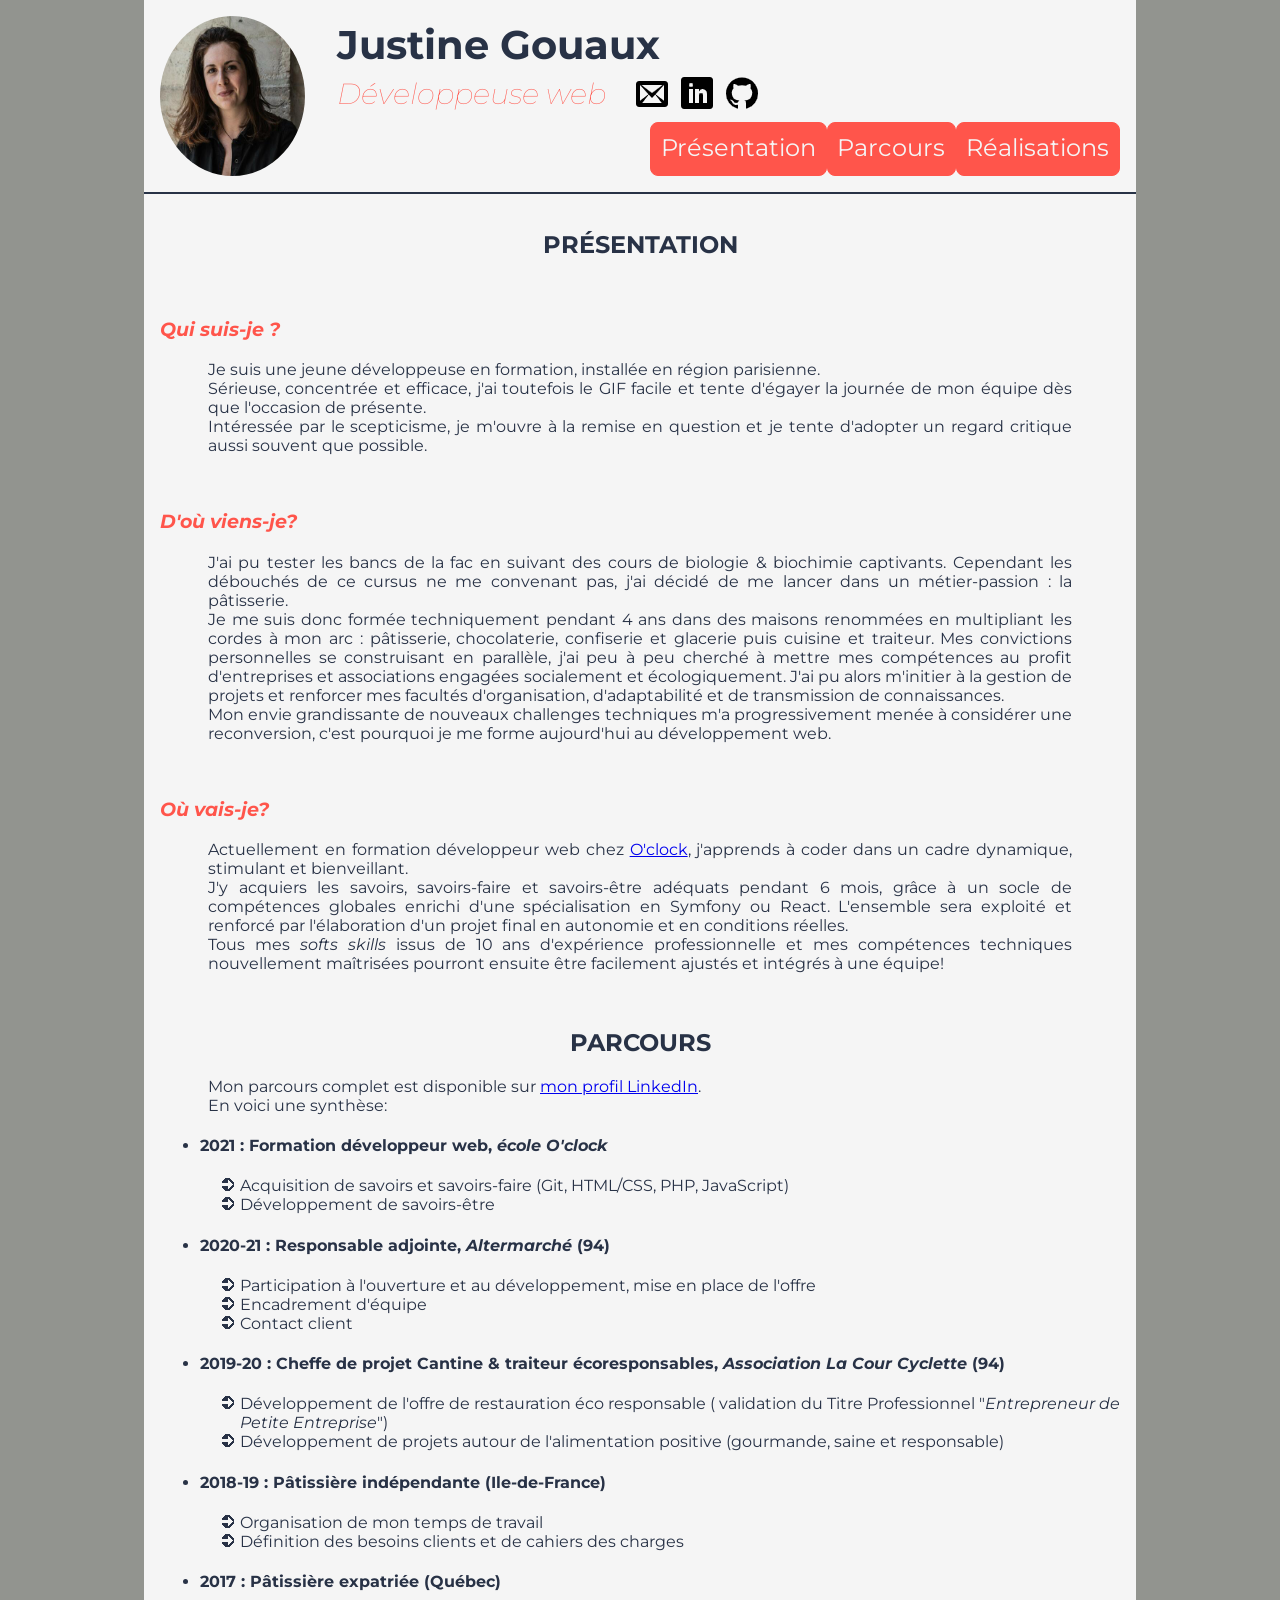
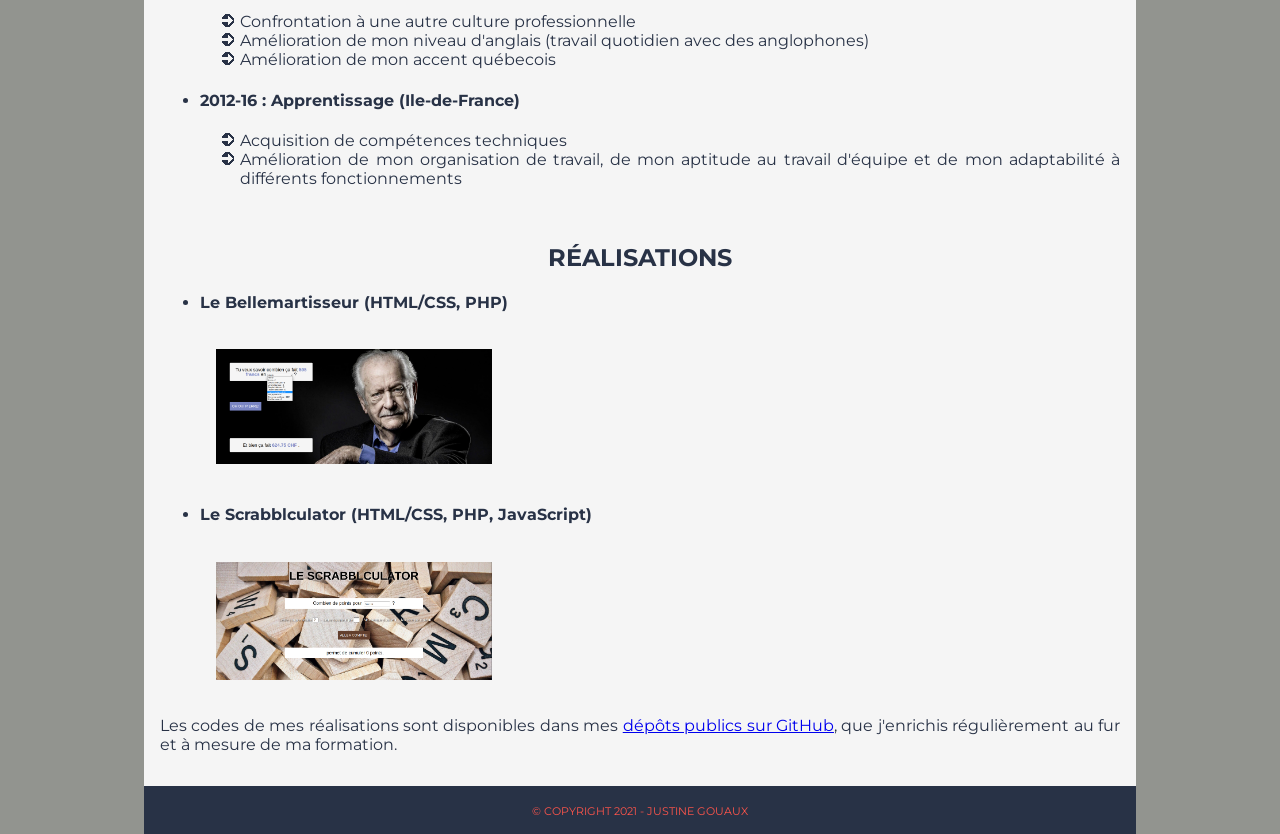
<file: index.html>
<!DOCTYPE html>
<html lang="fr">
<head>
    <meta charset="UTF-8">
    <meta http-equiv="X-UA-Compatible" content="IE=edge">
    <meta name="viewport" content="width=device-width, initial-scale=1.0">
    <title>Présentation Justine Gouaux</title>

    <link rel="preconnect" href="https://fonts.googleapis.com">
    <link rel="preconnect" href="https://fonts.gstatic.com" crossorigin>
    <link href="https://fonts.googleapis.com/css2?family=Montserrat:ital,wght@0,200;0,400;0,700;0,900;1,200;1,400;1,700&family=Open+Sans:ital,wght@0,300;0,400;0,700;1,300;1,400;1,700&display=swap" rel="stylesheet">
    <link rel="stylesheet" href="./style.css">

</head>

<body>
    <header class="twoColContainer">
        <div class="profilPicture">
            <img src="./images/profil.jpg" alt="Photo de profil">
        </div>

        <div class="gridParent">
            <h1 class="gridDiv1">
                Justine Gouaux
            </h1>
            
            <div class="gridDiv2">
                <p>
                    Développeuse web
                </p>
                <ul class="rowMenu">
                    <li><a href="mailto:justine.gouaux93@gmail.com"><img src="./images/icones/envelop.png" alt="Mail"></a></li>
                    <li><a href="https://www.linkedin.com/in/justine-gouaux-03380491/"><img src="./images/icones/linkedin.png" alt="LinkedIn"></a></li>
                    <li><a href="https://github.com/Justine-Gouaux"><img src="./images/icones/github.png" alt="GitHub"></a></li>
                    <!-- Version anglaise de la page à venir
                        <li><a href="./indexEN.html"><img src="../images/icones/sphere.png" alt="Version anglaise"></a></li> 
                    -->
                </ul>
            </div>
            
            <nav class="gridDiv3 container">
                <ul class="rowMenu dropdown">
                    <li>
                        <div>
                            <a href="#presentation" class="">Présentation</a>
                        </div>
                                <ul>
                                    <li><a href="#qsj">Qui suis-je?</a></li>
                                    <li><a  href="#dvj">D'où viens-je?</a></li>
                                    <li><a  href="#ovj">Où vais-je?</a></li>
                                </ul>
                    </li>
                    <li> 
                        <a href="#parcours">Parcours</a>
                    </li>
                    <li>
                        <a href="#realisation">Réalisations</a>
                    </li>
                </ul>
            </nav>
        </div>
    </header>

    <main>
        <h2 id="presentation">
            Présentation
        </h2>

        <div class="anchor">
        <a id="qsj">&nbsp;</a>
        <h3>Qui suis-je ?</h3>
        </div>
        <p>
            Je suis une jeune développeuse en formation, installée en région parisienne.<br>
            Sérieuse, concentrée et efficace, j'ai toutefois le GIF facile et tente d'égayer la journée de mon équipe dès que l'occasion de présente.<br>
            Intéressée par le scepticisme, je m'ouvre à la remise en question et je tente d'adopter un regard critique aussi souvent que possible.
        </p>

        <div class="anchor">
        <a id="dvj">&nbsp;</a>
        <h3>D'où viens-je?</h3>
        </div>
        <p>
            J'ai pu tester les bancs de la fac en suivant des cours de biologie &#38; biochimie captivants. Cependant les débouchés de ce cursus ne me convenant pas, j'ai décidé de me lancer dans un métier-passion : la pâtisserie.<br> 
            Je me suis donc formée techniquement pendant 4 ans dans des maisons renommées en multipliant les cordes à mon arc : pâtisserie, chocolaterie, confiserie et glacerie puis cuisine et traiteur. Mes convictions personnelles se construisant en parallèle, j'ai peu à peu cherché à mettre mes compétences au profit d'entreprises et associations engagées socialement et écologiquement. J'ai pu alors m'initier à la gestion de projets et renforcer mes facultés d'organisation, d'adaptabilité et de transmission de connaissances.<br>
            Mon envie grandissante de nouveaux challenges techniques m'a progressivement menée à considérer une reconversion, c'est pourquoi je me forme aujourd'hui au développement web.
        </p>

        <div class="anchor">
        <a id="ovj">&nbsp;</a>
        <h3>Où vais-je?</h3>
        </div>
        <p>
            Actuellement en formation développeur web chez <a href= "https://oclock.io/">O'clock</a>, j'apprends à coder dans un cadre dynamique, stimulant et bienveillant.<br>
            J'y acquiers les savoirs, savoirs-faire et  savoirs-être adéquats pendant 6 mois, grâce à un socle de compétences globales enrichi d'une spécialisation en Symfony ou React. L'ensemble sera exploité et renforcé par l'élaboration d'un projet final en autonomie et en conditions réelles.<br>
            Tous mes <span class="italic">softs skills</span> issus de 10 ans d'expérience professionnelle et mes compétences techniques nouvellement maîtrisées pourront ensuite être facilement ajustés et intégrés à une équipe!
        </p>
        
        <div class="anchor">
        <a id="parcours">&nbsp;</a>
        <h2>
            Parcours
        </h2>
        <div>
            <p>
                Mon parcours complet est disponible sur <a class="visible" href="https://www.linkedin.com/in/justine-gouaux-03380491/">mon profil LinkedIn</a>. <br>
                En voici une synthèse:
                <ul>
                    <li>
                        <h4>2021 : Formation développeur web, <span class="italic">école O'clock</span></h4>
                        <ul>
                            <li>Acquisition de savoirs et savoirs-faire (Git, HTML/CSS, PHP, JavaScript) </li>
                            <li>Développement de savoirs-être</li>
                        </ul>
                    </li>
                    <li>
                        <h4>2020-21 : Responsable adjointe, <span class="italic">Altermarché</span> (94)</h4>
                        <ul>
                            <li>
                                Participation à l'ouverture et au développement, mise en place de l'offre 
                            </li>
                            <li>
                                Encadrement d'équipe
                            </li>
                            <li>
                                Contact client
                            </li>
                        </ul> 
                    </li>
                    <li>
                        <h4>2019-20 : Cheffe de projet Cantine &#38; traiteur écoresponsables, <span class="italic">Association La Cour Cyclette</span> (94)</h4>
                        <ul>
                            <li> 
                                Développement de l'offre de restauration éco responsable ( validation du Titre Professionnel "<span class="italic">Entrepreneur de Petite Entreprise</span>")
                            </li>
                            <li> 
                                Développement de projets autour de l'alimentation positive (gourmande, saine et responsable) 
                            </li>                           
                        </ul>

                    </li>
                    <li>
                        <h4>2018-19 : Pâtissière indépendante (Ile-de-France)</h4>
                        <ul>
                            <li>
                                Organisation de mon temps de travail
                            </li>
                            <li>
                                Définition des besoins clients et de cahiers des charges
                            </li>
                        </ul>
                </li>
                    <li>
                        <h4>2017 : Pâtissière expatriée (Québec)</h4>
                        <ul>
                            <li>
                                Confrontation à une autre culture professionnelle
                            <li>
                                Amélioration de mon niveau d'anglais (travail quotidien avec des anglophones)
                            </li>
                            </li>
                            <li>
                                Amélioration de mon accent québecois
                            </li>
                        </ul>

                    </li>
                    <li>
                        <h4>2012-16 : Apprentissage (Ile-de-France)</h4>
                        <ul>
                            <li>
                                Acquisition de compétences techniques
                            </li>
                            <li>
                                Amélioration de mon organisation de travail, de mon aptitude au travail d'équipe et de mon adaptabilité à différents fonctionnements 
                            </li>
                        </ul>
                    </li>
                </ul>
            </p>

        <div class="anchor">
        <a id="realisation">&nbsp;</a>
        <h2> 
            Réalisations
        </h2>
        <div>
            <p>
                <ul>
                    <li>
                        <h4>Le Bellemartisseur (HTML/CSS, PHP)</h4>
                        <a class="visible" href="./images/Bellemaretisseur.png" ><img src="./images/Bellemaretisseur.png" alt="Capture d'écran du Bellemartisseur"></a>
                    </li>
                    <li>
                        <h4>Le Scrabblculator (HTML/CSS, PHP, JavaScript)</h4>
                        <a class="visible" href="./images/Scrabblculator.png"><img src="./images/Scrabblculator.png" alt="Capture d'écran du Scrabblculator"></a>
                    </li>
                </ul>
            Les codes de mes réalisations sont disponibles dans mes <a class="visible" href="https://github.com/Justine-Gouaux?tab=repositories">dépôts publics sur GitHub</a>, que j'enrichis régulièrement au fur et à mesure de ma formation.
            </p>
        </div>
    </main>

    <footer>
        <small>&#169; Copyright 2021 - Justine GOUAUX</small>
    </footer>
    
</body>
</html>
</file>
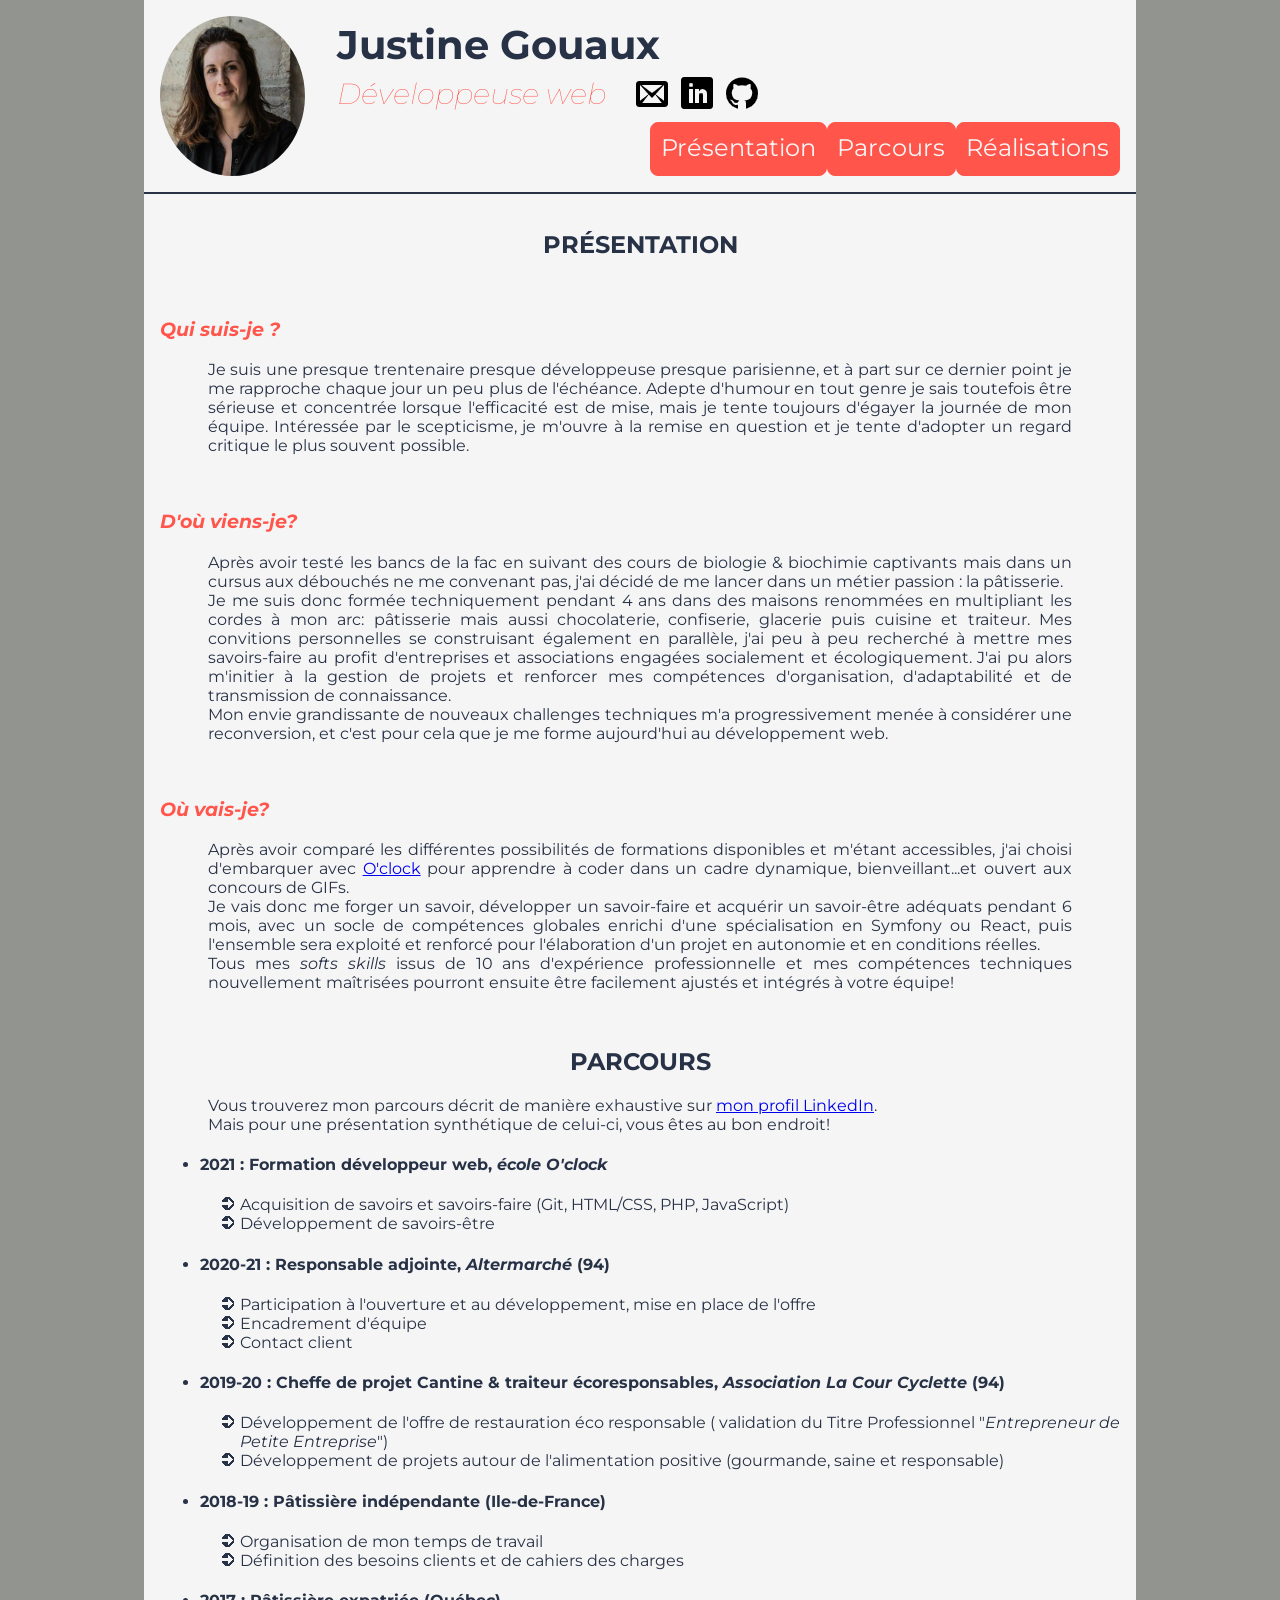
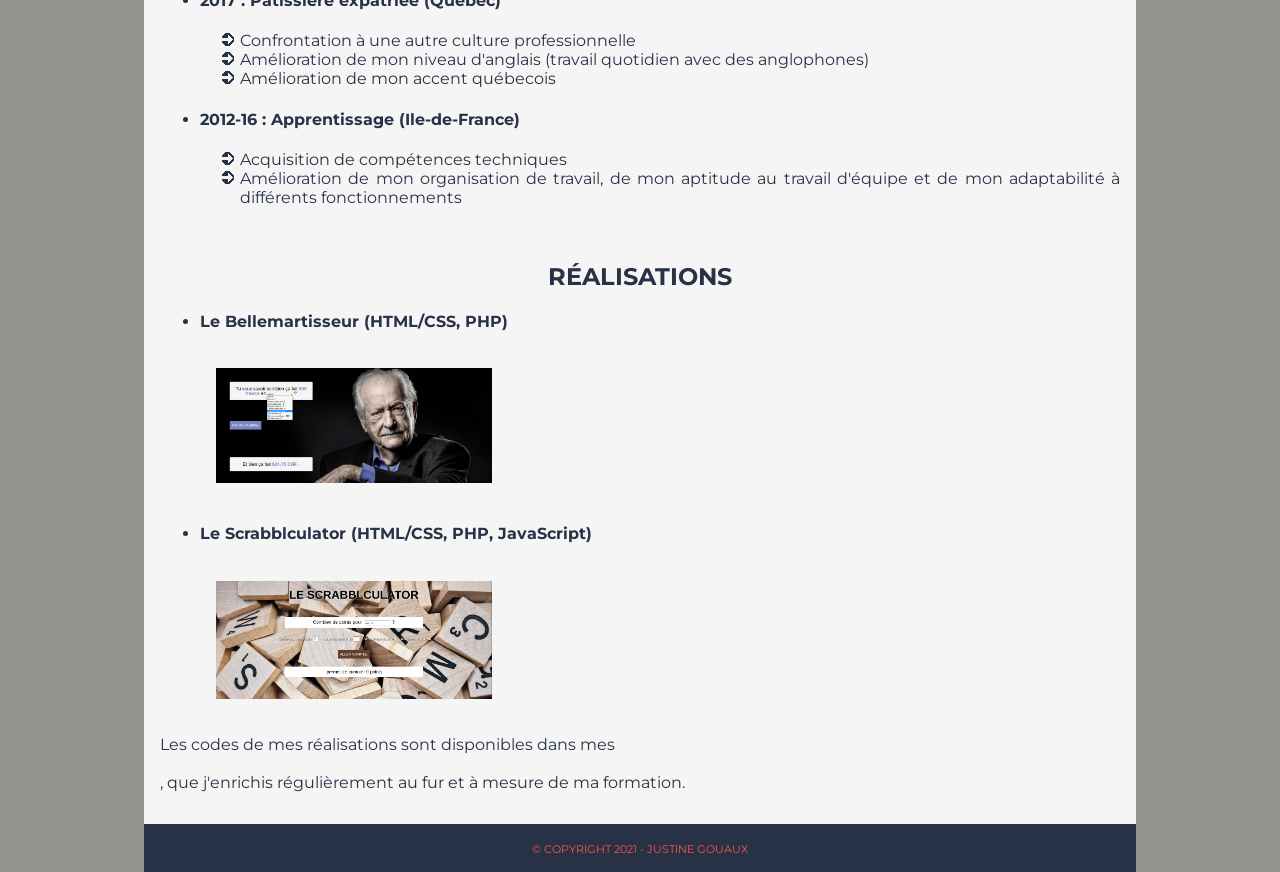
<file: html/index.html>
<!DOCTYPE html>
<html lang="fr">
<head>
    <meta charset="UTF-8">
    <meta http-equiv="X-UA-Compatible" content="IE=edge">
    <meta name="viewport" content="width=device-width, initial-scale=1.0">
    <title>CV Justine Gouaux</title>

    <link rel="preconnect" href="https://fonts.googleapis.com">
    <link rel="preconnect" href="https://fonts.gstatic.com" crossorigin>
    <link href="https://fonts.googleapis.com/css2?family=Montserrat:ital,wght@0,200;0,400;0,700;0,900;1,200;1,400;1,700&family=Open+Sans:ital,wght@0,300;0,400;0,700;1,300;1,400;1,700&display=swap" rel="stylesheet">
    <link rel="stylesheet" href="../style.css">

</head>

<body>
    <header class="twoColContainer">
        <div class="profilPicture">
            <img src="../images/profil.jpg" alt="Photo de profil">
        </div>

        <div class="gridParent">
            <h1 class="gridDiv1">
                Justine Gouaux
            </h1>
            
            <div class="gridDiv2">
                <p>
                    Développeuse web
                </p>
                <ul class="rowMenu">
                    <li><a href="mailto:justine.gouaux93@gmail.com"><img src="../images/icones/envelop.png" alt="Mail"></a></li>
                    <li><a href="https://www.linkedin.com/in/justine-gouaux-03380491/"><img src="../images/icones/linkedin.png" alt="LinkedIn"></a></li>
                    <li><a href="https://github.com/Justine-Gouaux"><img src="../images/icones/github.png" alt="GitHub"></a></li>
                    <!-- Version anglaise de la page à venir
                        <li><a href="./indexEN.html"><img src="../images/icones/sphere.png" alt="Version anglaise"></a></li> 
                    -->
                </ul>
            </div>
            
            <nav class="gridDiv3 container">
                <ul class="rowMenu dropdown">
                    <li>
                        <div>
                            <a href="#presentation" class="">Présentation</a>
                        </div>
                                <ul>
                                    <li><a href="#qsj">Qui suis-je?</a></li>
                                    <li><a  href="#dvj">D'où viens-je?</a></li>
                                    <li><a  href="#ovj">Où vais-je?</a></li>
                                </ul>
                    </li>
                    <li> 
                        <a href="#parcours">Parcours</a>
                    </li>
                    <li>
                        <a href="#realisation">Réalisations</a>
                    </li>
                </ul>
            </nav>
        </div>
    </header>

    <main>
        <h2 id="presentation">
            Présentation
        </h2>

        <div class="anchor">
        <a id="qsj">&nbsp;</a>
        <h3>Qui suis-je ?</h3>
        </div>
        <p>
            Je suis une presque trentenaire presque développeuse presque parisienne, et à part sur ce dernier point je me rapproche chaque jour un peu plus de l'échéance.
            Adepte d'humour en tout genre je sais toutefois être sérieuse et concentrée lorsque l'efficacité est de mise, mais je tente toujours d'égayer la journée de mon équipe.
            Intéressée par le scepticisme, je m'ouvre à la remise en question et je tente d'adopter un regard critique le plus souvent possible.
        </p>

        <div class="anchor">
        <a id="dvj">&nbsp;</a>
        <h3>D'où viens-je?</h3>
        </div>
        <p>
            Après avoir testé les bancs de la fac en suivant des cours de biologie &#38; biochimie captivants mais dans un cursus aux débouchés ne me convenant pas, j'ai décidé de me lancer dans un métier passion : la pâtisserie.<br> 
            Je me suis donc formée techniquement pendant 4 ans dans des maisons renommées en multipliant les cordes à mon arc: pâtisserie mais aussi chocolaterie, confiserie, glacerie puis cuisine et traiteur. Mes convitions personnelles se construisant également en parallèle, j'ai peu à peu recherché à mettre mes savoirs-faire au profit d'entreprises et associations engagées socialement et écologiquement. J'ai pu alors m'initier à la gestion de projets et renforcer mes compétences d'organisation, d'adaptabilité et de transmission de connaissance.<br>
            Mon envie grandissante de nouveaux challenges techniques m'a progressivement menée à considérer une reconversion, et c'est pour cela que je me forme aujourd'hui au développement web.
        </p>

        <div class="anchor">
        <a id="ovj">&nbsp;</a>
        <h3>Où vais-je?</h3>
        </div>
        <p>
            Après avoir comparé les différentes possibilités de formations disponibles et m'étant accessibles, j'ai choisi d'embarquer avec <a href= "https://oclock.io/">O'clock</a> pour apprendre à coder dans un cadre dynamique, bienveillant...et ouvert aux concours de GIFs.<br>
            Je vais donc me forger un savoir, développer un savoir-faire et acquérir un savoir-être adéquats pendant 6 mois, avec un socle de compétences globales enrichi d'une spécialisation en Symfony ou React, puis l'ensemble sera exploité et renforcé pour l'élaboration d'un projet en autonomie et en conditions réelles.<br>
            Tous mes <span class="italic">softs skills</span> issus de 10 ans d'expérience professionnelle et mes compétences techniques nouvellement maîtrisées pourront ensuite être facilement ajustés et intégrés à votre équipe!
        </p>
        
        <div class="anchor">
        <a id="parcours">&nbsp;</a>
        <h2>
            Parcours
        </h2>
        <div>
            <p>
                Vous trouverez mon parcours décrit de manière exhaustive sur <a class="visible" href="https://www.linkedin.com/in/justine-gouaux-03380491/">mon profil LinkedIn</a>. <br>
                Mais pour une présentation synthétique de celui-ci, vous êtes au bon endroit!
                <ul>
                    <li>
                        <h4>2021 : Formation développeur web, <span class="italic">école O'clock</span></h4>
                        <ul>
                            <li>Acquisition de savoirs et savoirs-faire (Git, HTML/CSS, PHP, JavaScript) </li>
                            <li>Développement de savoirs-être</li>
                        </ul>
                    </li>
                    <li>
                        <h4>2020-21 : Responsable adjointe, <span class="italic">Altermarché</span> (94)</h4>
                        <ul>
                            <li>
                                Participation à l'ouverture et au développement, mise en place de l'offre 
                            </li>
                            <li>
                                Encadrement d'équipe
                            </li>
                            <li>
                                Contact client
                            </li>
                        </ul> 
                    </li>
                    <li>
                        <h4>2019-20 : Cheffe de projet Cantine &#38; traiteur écoresponsables, <span class="italic">Association La Cour Cyclette</span> (94)</h4>
                        <ul>
                            <li> 
                                Développement de l'offre de restauration éco responsable ( validation du Titre Professionnel "<span class="italic">Entrepreneur de Petite Entreprise</span>")
                            </li>
                            <li> 
                                Développement de projets autour de l'alimentation positive (gourmande, saine et responsable) 
                            </li>                           
                        </ul>

                    </li>
                    <li>
                        <h4>2018-19 : Pâtissière indépendante (Ile-de-France)</h4>
                        <ul>
                            <li>
                                Organisation de mon temps de travail
                            </li>
                            <li>
                                Définition des besoins clients et de cahiers des charges
                            </li>
                        </ul>
                </li>
                    <li>
                        <h4>2017 : Pâtissière expatriée (Québec)</h4>
                        <ul>
                            <li>
                                Confrontation à une autre culture professionnelle
                            <li>
                                Amélioration de mon niveau d'anglais (travail quotidien avec des anglophones)
                            </li>
                            </li>
                            <li>
                                Amélioration de mon accent québecois
                            </li>
                        </ul>

                    </li>
                    <li>
                        <h4>2012-16 : Apprentissage (Ile-de-France)</h4>
                        <ul>
                            <li>
                                Acquisition de compétences techniques
                            </li>
                            <li>
                                Amélioration de mon organisation de travail, de mon aptitude au travail d'équipe et de mon adaptabilité à différents fonctionnements 
                            </li>
                        </ul>
                    </li>
                </ul>
            </p>

        <div class="anchor">
        <a id="realisation">&nbsp;</a>
        <h2> 
            Réalisations
        </h2>
        <div>
            <p>
                <ul>
                    <li>
                        <h4>Le Bellemartisseur (HTML/CSS, PHP)</h4>
                        <a class="visible" href="../images/Bellemaretisseur.png" ><img src="../images/Bellemaretisseur.png" alt="Capture d'écran du Bellemartisseur"></a>
                    </li>
                    <li>
                        <h4>Le Scrabblculator (HTML/CSS, PHP, JavaScript)</h4>
                        <a class="visible" href="../images/Scrabblculator.png"><img src="../images/Scrabblculator.png" alt="Capture d'écran du Scrabblculator"></a>
                    </li>
                </ul>
            Les codes de mes réalisations sont disponibles dans mes <a href="https://github.com/Justine-Gouaux?tab=repositories">repositories publics sur GitHub</a>, que j'enrichis régulièrement au fur et à mesure de ma formation.
            </p>
    
    </main>

    <footer>
        <small>&#169; Copyright 2021 - Justine GOUAUX</small>
    </footer>
    
</body>
</html>
</file>
<file: style.css>
:root{
    --main-color: #283246;
    --second-color: #ff554b;
    --third-color: #7f8998;
}

@counter-style right-arrow {
    system: cyclic;
    symbols: "\2B8A";
    suffix: " ";
  }

html {
    font-size: 100%;
    font-family: 'Montserrat', sans-serif;
    color: var(--main-color);
}

body {
    width: 100%;
    background-color : #92948f;
    margin: 0;
    padding: 0;
}

@media (min-width: 768px) {
header, main, footer {
    width: 75%;
    margin: 0 auto;
    padding: 1rem;
}
}

.italic {
    font-style: italic;
}

/* HEADER */
header {
    position: sticky;
    top: 0;
    background-color: whitesmoke;
    color: var(--main-color);
    height: fit-content;
    z-index: 1;
}

ul img {
    margin: 1em;
}

nav .rowmenu {
    justify-content: space-between;
}

.dropdown {
    display: flex;
}

.dropdown li:hover {
    color: whitesmoke;
    background-color: var(--main-color) ;
}

.dropdown li li:hover {
    color: var(--main-color);
    background-color: whitesmoke;
}

.dropdown li li a:hover {
    color: var(--main-color);
    background-color: whitesmoke;
    font-weight: bolder;
}

.dropdown li:hover > ul {
    display: block;
    background-color: whitesmoke;
}

.dropdown ul {
    border: 1px solid rgba(0, 0, 0, 0.3);
    display: none;
    left: 0;
    position: absolute;
    top: 100%;
    list-style-type: none;
    margin: 0;
    padding: 0;
    width: 120%;
}

@media (min-width: 1430px){
    .gridParent {
        display: grid;
        grid-template-columns: repeat(2, 50%);
        grid-template-rows: 33%;
        grid-column-gap: 0px;
        grid-row-gap: 0px;
        padding: 0;
        width: 90%;
    }

    .gridDiv3 { 
        grid-area: 4 / 2;
        padding: 0;
    }
} 

@media (min-width: 768px){
    .gridDiv1 { 
        grid-area: 1 / 1;
        display: flex;
        justify-content: flex-start;
        align-items: flex-end;
        font-size: 2.5rem;
        font-weight: bold;
    }
    
    .gridDiv1 , .gridDiv1 p, .gridDiv2 p {
        margin-block-start: 0;
        margin-block-end: 0;
    }
    
    .gridDiv2 { 
        grid-area: 2 / 1;
        display: flex;
        justify-content: flex-start;
        align-items: center;
        color: var(--second-color);
        font-size: 1.8rem;
        font-weight: lighter;
        font-style: italic;
        padding: 0;
    }
    
    .gridDiv2 li {
        font-size: 0.4rem;
    }
    
    .gridDiv2 li:first-child{
        margin-left: 1.5rem;
    }
    
    @media (max-width: 1419px){
        .gridDiv3 { 
            grid-area: 4 / 1;
            padding: 0;
            display: flex;
            justify-content: flex-end;
        }

        .gridParent {
            display: grid;
            grid-template-columns: 1;
            grid-template-rows: 33%;
            grid-column-gap: 0px;
            grid-row-gap: 0px;
            padding: 0;
            width: 90%;
        }
    }

    .dropdown li {
        font-size: 1.5rem;
        color: whitesmoke;
        background-color: var(--second-color);
        border: 1px, solid, var(--second-color);
        border-radius: 0.5rem;
        margin: 0 auto;
        padding: 0.6rem;
        position: relative;
    }

    .dropdown li a {
        text-decoration: none;
        color: whitesmoke;
    }

    .dropdown li li{
        background-color: whitesmoke;
        color: var(--second-color);
        border: none;
    }

    .dropdown li li a{
        background-color: whitesmoke;
        color: var(--main-color);
        font-size: 1.2rem;
        font-weight: lighter;
        font-style: italic;
        position: relative;
    }

    .profilPicture {
        border-radius: 50%;
        height: 10rem;
        width: 10rem;
        float: left;
        line-height: 1;
        margin-right: 2rem;
    }

    .twoColContainer{
        width: 75%;
        display: flex;
        border-bottom: 2px solid var(--main-color);
    }
}

@media (max-width: 767px){
    .gridDiv1 { 
        grid-area: 1 / 1;
        display: flex;
        justify-content: flex-start;
        align-items: flex-end;
        font-size: 1.5rem;
        font-weight: bold;
    }
    
    .gridDiv1 , .gridDiv1 p, .gridDiv2 p {
        margin-block-start: 0;
        margin-block-end: 0;
    }
    
    .gridDiv2 { 
        grid-area: 2 / 1;
        display: flex;
        justify-content: flex-start;
        align-items: center;
        color: var(--second-color);
        font-size: 1.2rem;
        font-weight: lighter;
        font-style: italic;
        padding: 0;
    }
    
    .gridDiv2 li {
        font-size: 0.2rem;
    }
    
    .gridDiv2 li:first-child{
        margin-left: 1rem;
    }
    
    .gridDiv3 { 
        grid-area: 3 / 1;
        padding: 0;
        display: flex;
        flex-direction: row;
        justify-content: flex-end;
        padding: 0.2rem;
    }

    .gridParent {
        display: grid;
        grid-template-columns: 1;
        grid-template-rows: 33%;
        grid-column-gap: 0px;
        grid-row-gap: 0px;
        padding: 0;
        width: 80%;
    }

    .dropdown li {
        font-size: 1.2rem;
        color: whitesmoke;
        background-color: var(--second-color);
        border: 0.5px, solid, var(--second-color);
        border-radius: 0.5rem;
        margin: 0 auto;
        padding: 0.2rem;
        position: relative;
    }

    .dropdown li a {
        text-decoration: none;
        color: whitesmoke;
    }

    .dropdown li li{
        background-color: whitesmoke;
        color: var(--second-color);
        border: none;
    }

    .dropdown li li a{
        background-color: whitesmoke;
        color: var(--main-color);
        font-size: 1rem;
        font-weight: lighter;
        font-style: italic;
        position: relative;
    }

    .profilPicture {
        border-radius: 50%;
        height: 5rem;
        width: 5rem;
        float: left;
        line-height: 1;
        margin-right: 1rem;
    }

    @media (max-width: 410px){
        .gridDiv2{
            display: flex;
            flex-direction: column;
        }
      
        .gridDiv3 ul{
            display: flex;
            flex-wrap: wrap-reverse;
        }

        .dropdown ul {
            display: none;
        }
    }
}

.profilPicture img {
    border-radius: 50%;
    height: 100%;
    width: 100%;
}

.rowMenu {
    display: flex;
    padding: 0;
    margin: 0;
}
    
.rowMenu li {
    list-style : none;
}

.twoColContainer{
    display: flex;
    border-bottom: 2px solid var(--main-color);
}

/* MAIN */
main {
    background-color: whitesmoke;
    text-align: justify;
}

main h2 {
    text-align : center;
    font-size: 1.5rem;
    text-transform: uppercase;
    font-weight: bold;
    color: var(--main-color);
}

main h3 {
    font-size: 1.2rem;
    font-style: italic;
    color: var(--second-color);
}

@media (min-width:768px){
    main p {
        margin-left: 3rem;
        margin-right: 3rem;
    }
}

@media (max-width:767px){
    main p {
        margin-left: 0.5rem;
        margin-right: 0.5rem;
    }
}

main img {
    width: 30%;
}

@media (max-width:767px){
    main img {
        width: 80%;
    }
}



ul ul {
    list-style-type: right-arrow;
}

.anchor a{
    display: block;
    position: relative;
    top: -12rem;
    visibility: hidden;
}

a.visible{
    display: inline;
    top: 0;
    visibility: visible;
    z-index: 0;
}

/* FOOTER */
footer {
    background-color: var(--main-color);
    color: var(--second-color);
    text-align: center;
    text-transform: uppercase;
    font-size: small;
    height: fit-content;
}
</file>
